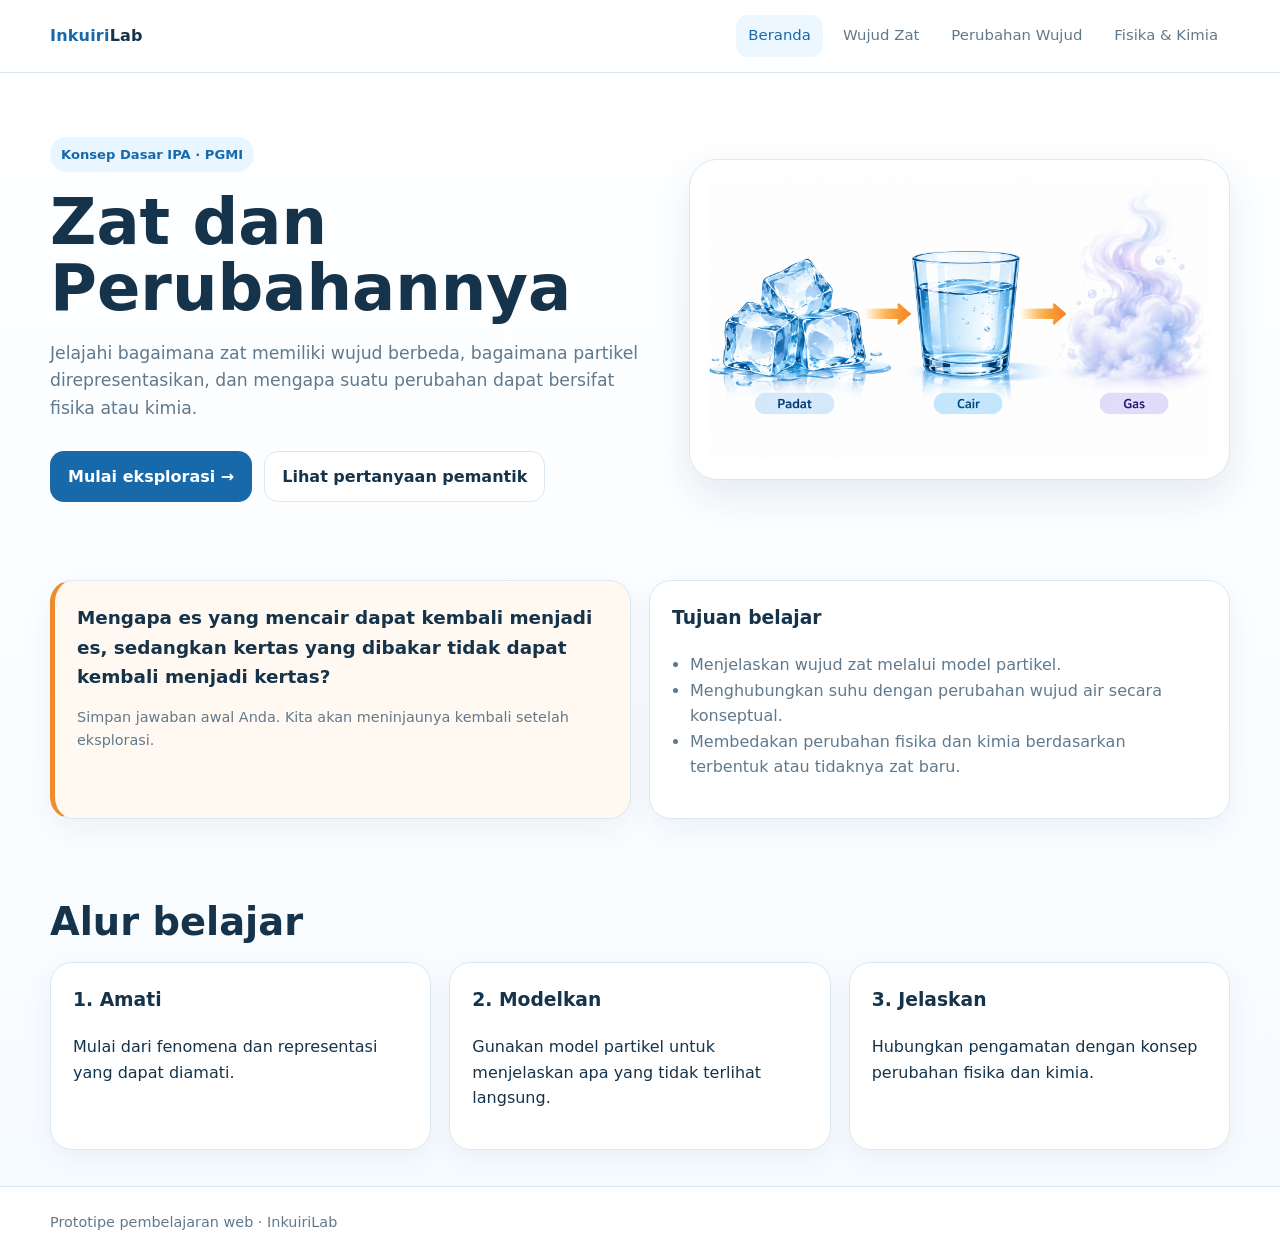
<file: index.html>
<!doctype html><html lang="id"><head><meta charset="utf-8"><meta name="viewport" content="width=device-width,initial-scale=1"><title>Zat dan Perubahannya | InkuiriLab</title><link rel="stylesheet" href="css/style.css"></head><body>
<header class="site-header"><div class="container nav"><a class="brand" href="index.html"><span>Inkuiri</span>Lab</a><nav class="nav-links"><a data-nav href="index.html">Beranda</a><a data-nav href="pages/wujud-zat.html">Wujud Zat</a><a data-nav href="pages/perubahan-wujud.html">Perubahan Wujud</a><a data-nav href="pages/fisika-kimia.html">Fisika & Kimia</a></nav></div></header>
<main><section class="hero"><div class="container hero-grid"><div><span class="eyebrow">Konsep Dasar IPA · PGMI</span><h1>Zat dan Perubahannya</h1><p>Jelajahi bagaimana zat memiliki wujud berbeda, bagaimana partikel direpresentasikan, dan mengapa suatu perubahan dapat bersifat fisika atau kimia.</p><div class="actions"><a class="btn btn-primary" href="pages/wujud-zat.html">Mulai eksplorasi →</a><a class="btn btn-secondary" href="#pemantik">Lihat pertanyaan pemantik</a></div></div><div class="hero-art"><img src="assets/illustrations/hero-wujud-air.png" alt="Ilustrasi air dalam wujud padat, cair, dan gas"></div></div></section>
<section class="section" id="pemantik"><div class="container grid-2"><article class="card callout"><div class="question">Mengapa es yang mencair dapat kembali menjadi es, sedangkan kertas yang dibakar tidak dapat kembali menjadi kertas?</div><p class="small">Simpan jawaban awal Anda. Kita akan meninjaunya kembali setelah eksplorasi.</p></article><article class="card"><h3>Tujuan belajar</h3><ul class="fact-list"><li>Menjelaskan wujud zat melalui model partikel.</li><li>Menghubungkan suhu dengan perubahan wujud air secara konseptual.</li><li>Membedakan perubahan fisika dan kimia berdasarkan terbentuk atau tidaknya zat baru.</li></ul></article></div></section>
<section class="section"><div class="container"><h2 class="section-title">Alur belajar</h2><div class="grid-3"><div class="card"><h3>1. Amati</h3><p>Mulai dari fenomena dan representasi yang dapat diamati.</p></div><div class="card"><h3>2. Modelkan</h3><p>Gunakan model partikel untuk menjelaskan apa yang tidak terlihat langsung.</p></div><div class="card"><h3>3. Jelaskan</h3><p>Hubungkan pengamatan dengan konsep perubahan fisika dan kimia.</p></div></div></div></section></main>
<footer class="site-footer"><div class="container">Prototipe pembelajaran web · InkuiriLab</div></footer><script src="js/navigation.js"></script></body></html>
</file>
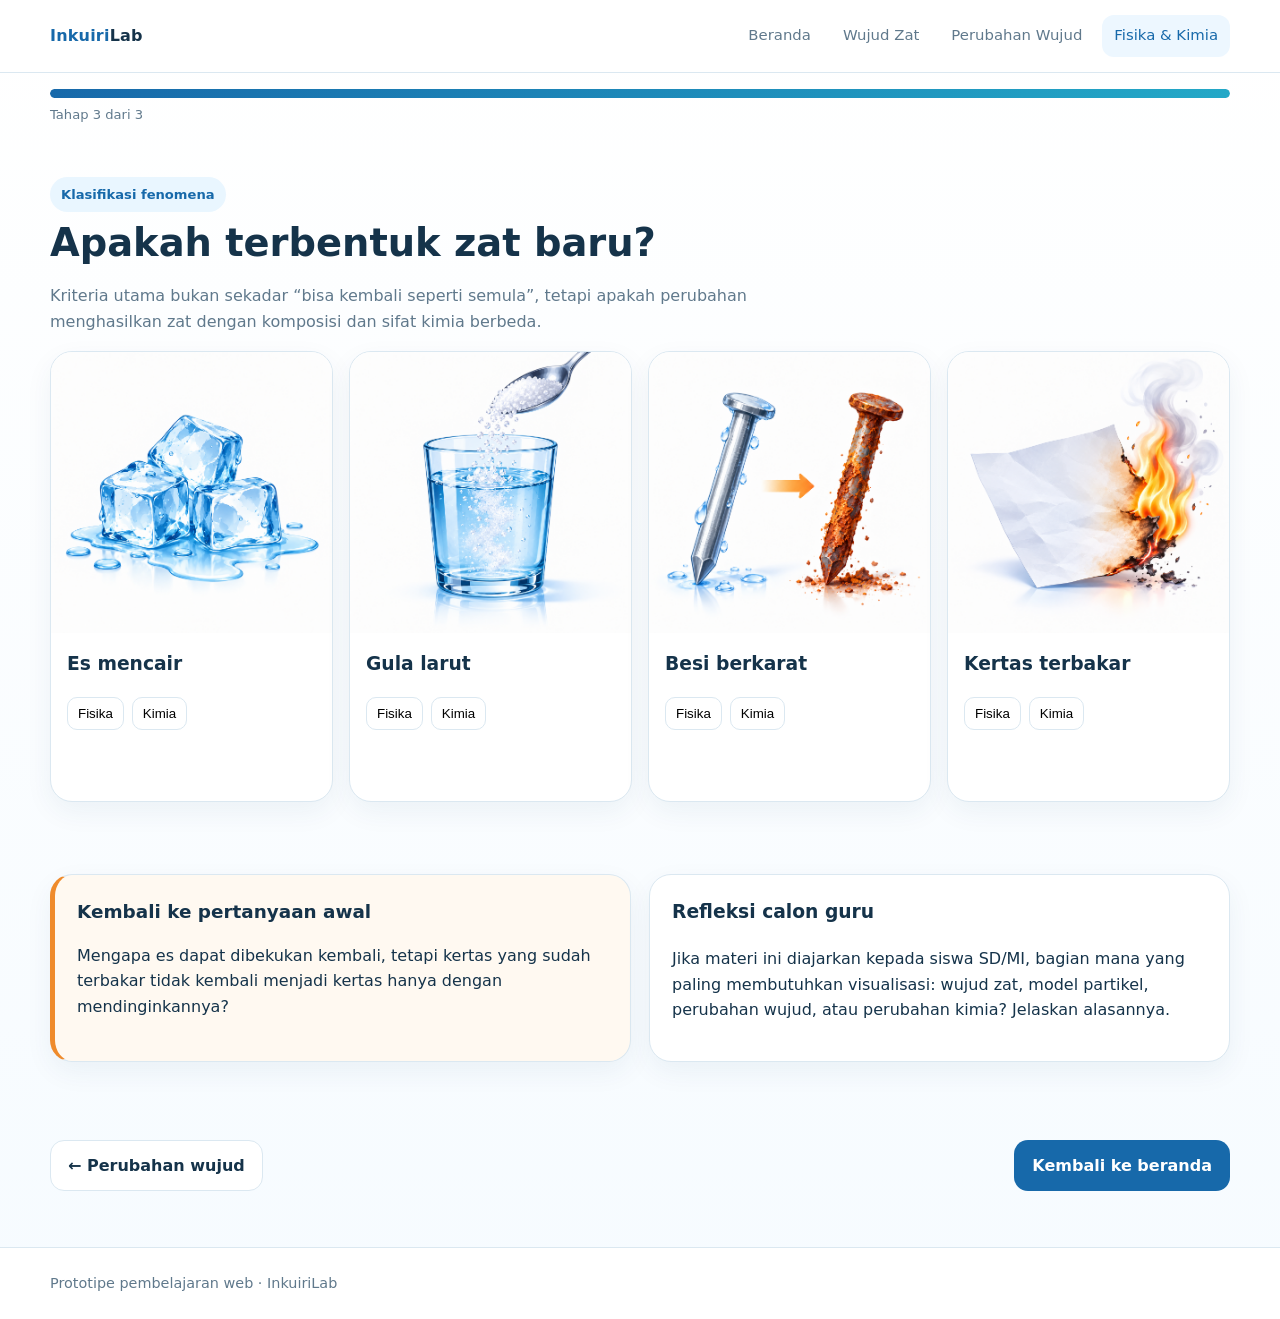
<file: pages/fisika-kimia.html>
<!doctype html><html lang="id"><head><meta charset="utf-8"><meta name="viewport" content="width=device-width,initial-scale=1"><title>Perubahan Fisika dan Kimia | InkuiriLab</title><link rel="stylesheet" href="../css/style.css"></head><body>
<header class="site-header"><div class="container nav"><a class="brand" href="../index.html"><span>Inkuiri</span>Lab</a><nav class="nav-links"><a href="../index.html">Beranda</a><a href="wujud-zat.html">Wujud Zat</a><a href="perubahan-wujud.html">Perubahan Wujud</a><a class="active" href="fisika-kimia.html">Fisika & Kimia</a></nav></div></header>
<main><div class="container progress-wrap"><div class="progress"><span style="width:100%"></span></div><div class="progress-label">Tahap 3 dari 3</div></div><section class="section"><div class="container"><span class="eyebrow">Klasifikasi fenomena</span><h1 class="section-title">Apakah terbentuk zat baru?</h1><p class="lead">Kriteria utama bukan sekadar “bisa kembali seperti semula”, tetapi apakah perubahan menghasilkan zat dengan komposisi dan sifat kimia berbeda.</p><div class="phenomena">
<article class="card phen-card" data-phenomenon data-answer="fisika" data-explain="Es mencair tetap merupakan H₂O; yang berubah adalah wujud dan susunan partikelnya."><img src="../assets/illustrations/es-mencair.png" alt="Es mencair"><div class="phen-content"><h3>Es mencair</h3><div class="choice-row"><button class="choice" data-choice="fisika">Fisika</button><button class="choice" data-choice="kimia">Kimia</button></div><div class="feedback"></div></div></article>
<article class="card phen-card" data-phenomenon data-answer="fisika" data-explain="Molekul gula terdispersi dalam air tanpa berubah menjadi zat baru."><img src="../assets/illustrations/gula-larut.png" alt="Gula dilarutkan ke dalam air"><div class="phen-content"><h3>Gula larut</h3><div class="choice-row"><button class="choice" data-choice="fisika">Fisika</button><button class="choice" data-choice="kimia">Kimia</button></div><div class="feedback"></div></div></article>
<article class="card phen-card" data-phenomenon data-answer="kimia" data-explain="Korosi menghasilkan senyawa oksida/hidroksida besi yang berbeda dari besi semula."><img src="../assets/illustrations/besi-berkarat.png" alt="Besi berkarat"><div class="phen-content"><h3>Besi berkarat</h3><div class="choice-row"><button class="choice" data-choice="fisika">Fisika</button><button class="choice" data-choice="kimia">Kimia</button></div><div class="feedback"></div></div></article>
<article class="card phen-card" data-phenomenon data-answer="kimia" data-explain="Pembakaran menghasilkan berbagai zat baru, termasuk gas dan residu padat."><img src="../assets/illustrations/kertas-terbakar.png" alt="Kertas terbakar"><div class="phen-content"><h3>Kertas terbakar</h3><div class="choice-row"><button class="choice" data-choice="fisika">Fisika</button><button class="choice" data-choice="kimia">Kimia</button></div><div class="feedback"></div></div></article>
</div></div></section><section class="section"><div class="container grid-2"><div class="card callout"><div class="question">Kembali ke pertanyaan awal</div><p>Mengapa es dapat dibekukan kembali, tetapi kertas yang sudah terbakar tidak kembali menjadi kertas hanya dengan mendinginkannya?</p></div><div class="card"><h3>Refleksi calon guru</h3><p>Jika materi ini diajarkan kepada siswa SD/MI, bagian mana yang paling membutuhkan visualisasi: wujud zat, model partikel, perubahan wujud, atau perubahan kimia? Jelaskan alasannya.</p></div></div></section></main>
<div class="container footer-nav"><a class="btn btn-secondary" href="perubahan-wujud.html">← Perubahan wujud</a><a class="btn btn-primary" href="../index.html">Kembali ke beranda</a></div><footer class="site-footer"><div class="container">Prototipe pembelajaran web · InkuiriLab</div></footer><script src="../js/quiz.js"></script></body></html>
</file>
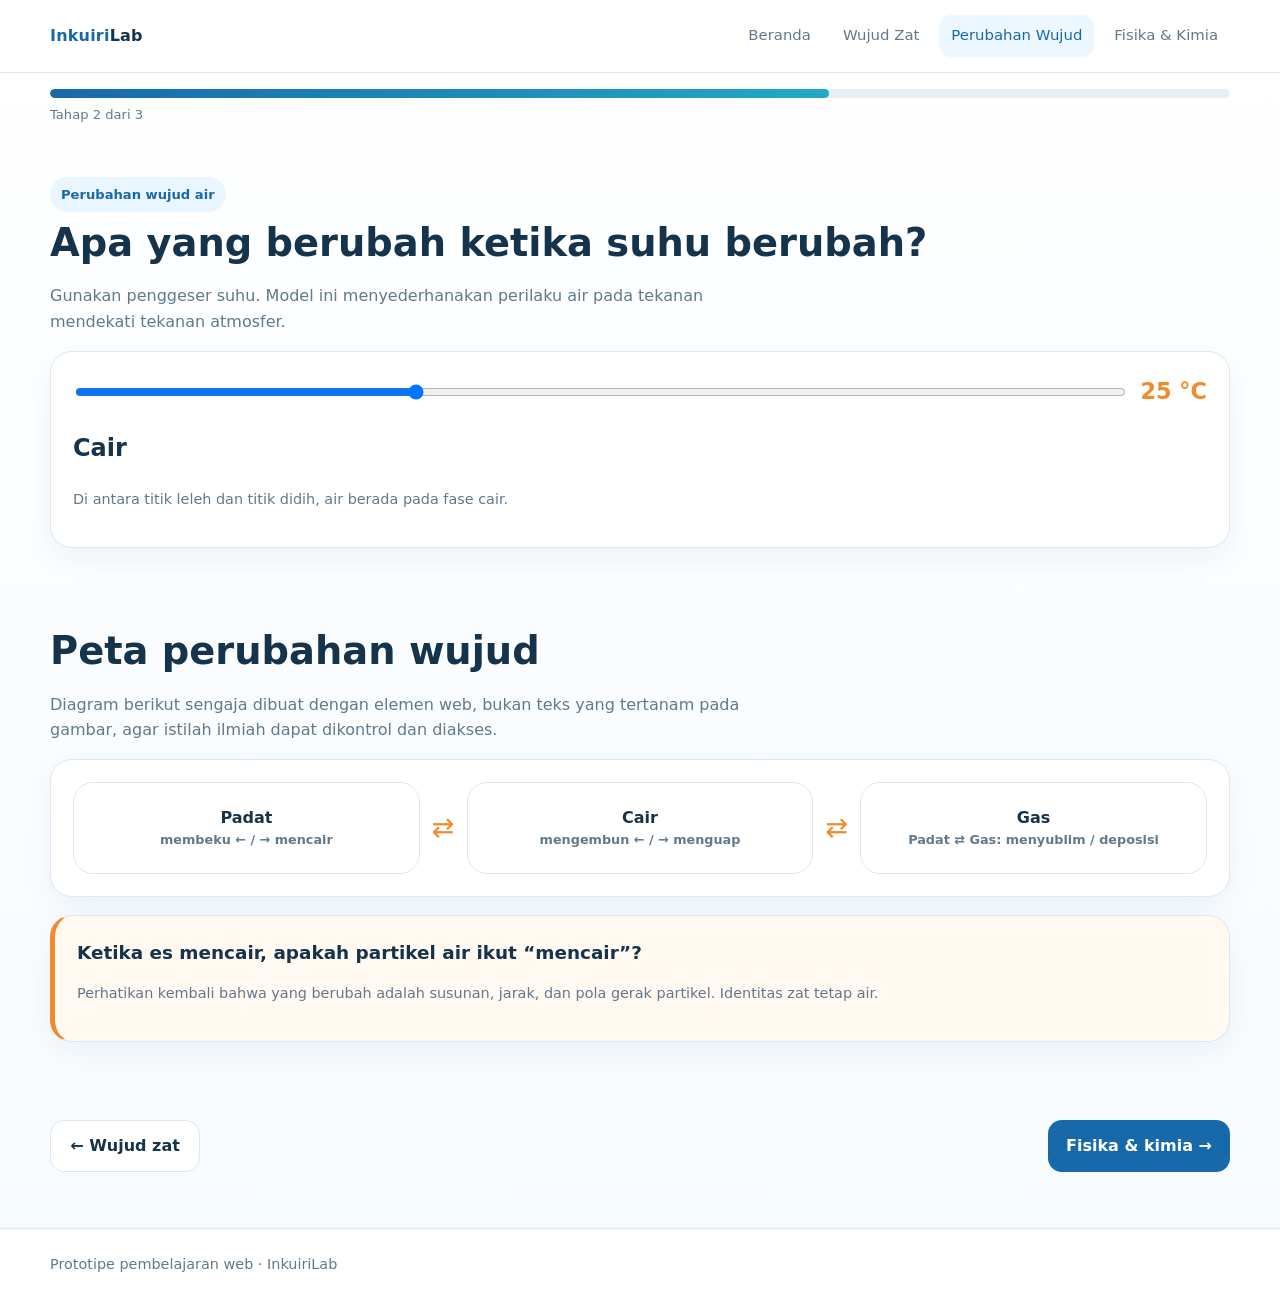
<file: pages/perubahan-wujud.html>
<!doctype html><html lang="id"><head><meta charset="utf-8"><meta name="viewport" content="width=device-width,initial-scale=1"><title>Perubahan Wujud | InkuiriLab</title><link rel="stylesheet" href="../css/style.css"></head><body>
<header class="site-header"><div class="container nav"><a class="brand" href="../index.html"><span>Inkuiri</span>Lab</a><nav class="nav-links"><a href="../index.html">Beranda</a><a href="wujud-zat.html">Wujud Zat</a><a class="active" href="perubahan-wujud.html">Perubahan Wujud</a><a href="fisika-kimia.html">Fisika & Kimia</a></nav></div></header>
<main><div class="container progress-wrap"><div class="progress"><span style="width:66%"></span></div><div class="progress-label">Tahap 2 dari 3</div></div><section class="section"><div class="container"><span class="eyebrow">Perubahan wujud air</span><h1 class="section-title">Apa yang berubah ketika suhu berubah?</h1><p class="lead">Gunakan penggeser suhu. Model ini menyederhanakan perilaku air pada tekanan mendekati tekanan atmosfer.</p><div class="card"><div class="temp-box"><input id="tempSlider" type="range" min="-20" max="120" value="25"><div id="tempValue" class="temp-value">25 °C</div></div><h2 id="tempState">Cair</h2><p id="tempNote" class="small"></p></div></div></section>
<section class="section"><div class="container"><h2 class="section-title">Peta perubahan wujud</h2><p class="lead">Diagram berikut sengaja dibuat dengan elemen web, bukan teks yang tertanam pada gambar, agar istilah ilmiah dapat dikontrol dan diakses.</p><div class="card phase-diagram"><div class="phase-node">Padat<div class="phase-note">membeku ← / → mencair</div></div><div class="phase-arrow">⇄</div><div class="phase-node">Cair<div class="phase-note">mengembun ← / → menguap</div></div><div class="phase-arrow">⇄</div><div class="phase-node">Gas<div class="phase-note">Padat ⇄ Gas: menyublim / deposisi</div></div></div><div class="card callout" style="margin-top:18px"><div class="question">Ketika es mencair, apakah partikel air ikut “mencair”?</div><p class="small">Perhatikan kembali bahwa yang berubah adalah susunan, jarak, dan pola gerak partikel. Identitas zat tetap air.</p></div></div></section></main>
<div class="container footer-nav"><a class="btn btn-secondary" href="wujud-zat.html">← Wujud zat</a><a class="btn btn-primary" href="fisika-kimia.html">Fisika & kimia →</a></div><footer class="site-footer"><div class="container">Prototipe pembelajaran web · InkuiriLab</div></footer><script src="../js/phase-change.js"></script></body></html>
</file>
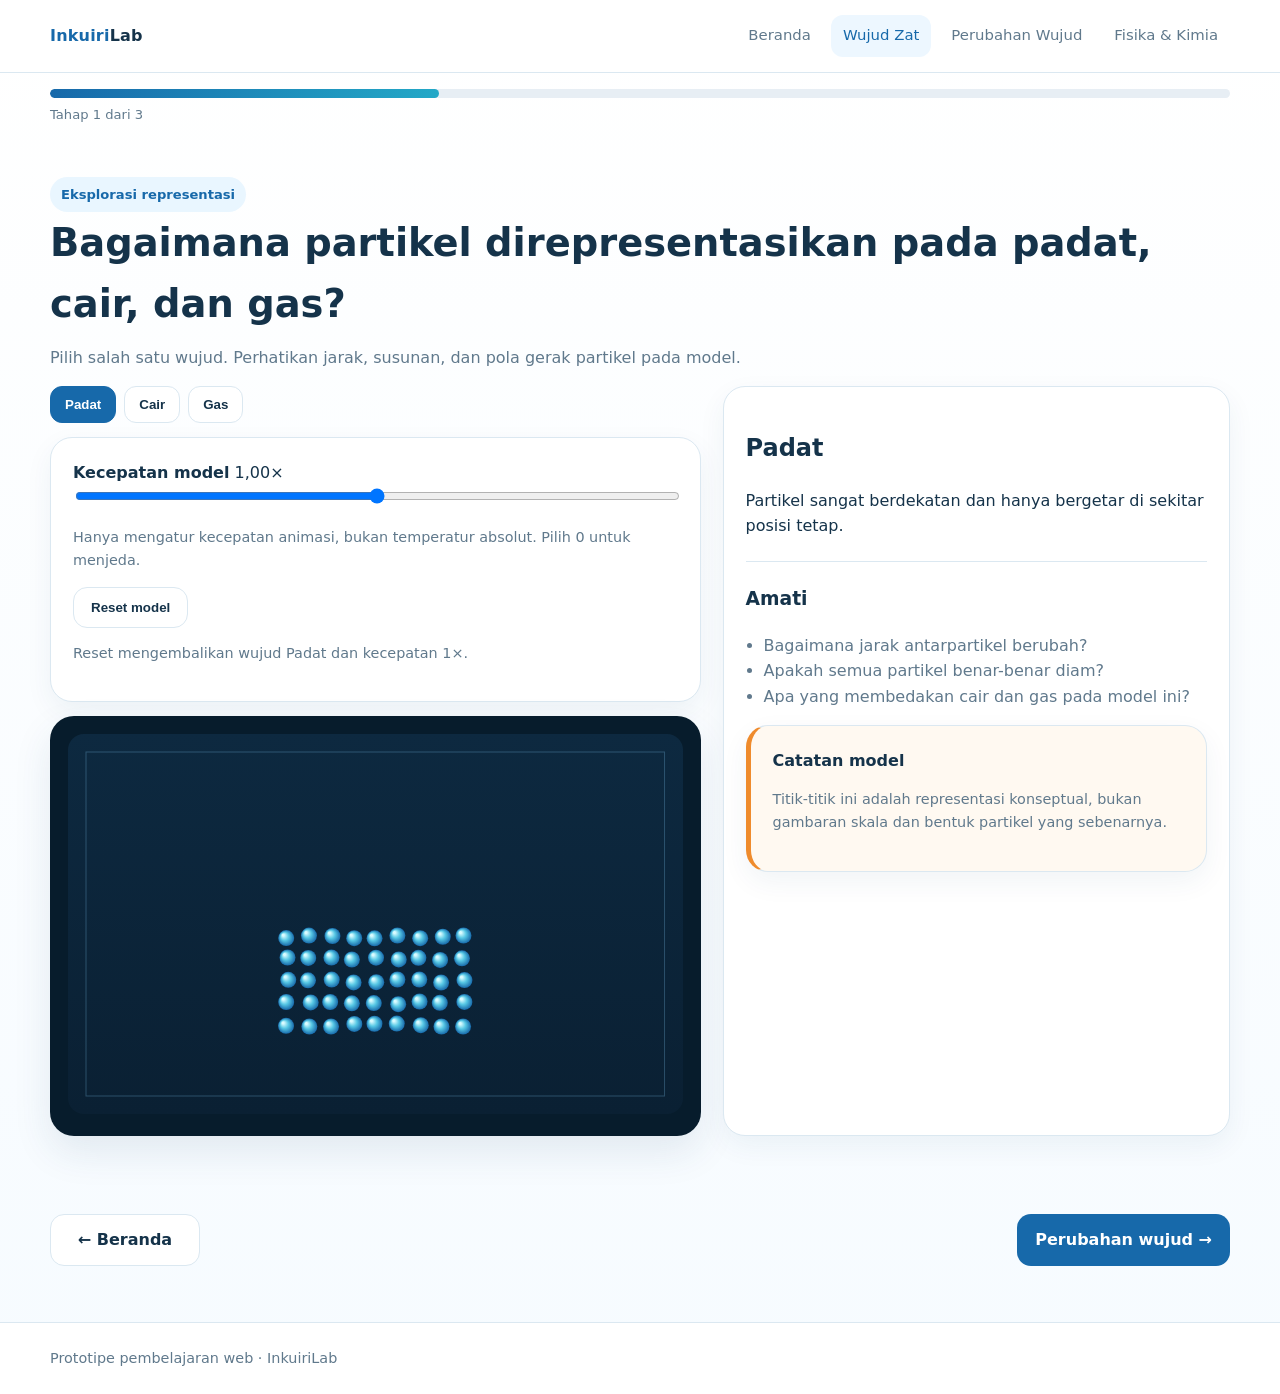
<file: pages/wujud-zat.html>
<!doctype html><html lang="id"><head><meta charset="utf-8"><meta name="viewport" content="width=device-width,initial-scale=1"><title>Wujud Zat | InkuiriLab</title><link rel="stylesheet" href="../css/style.css"></head><body>
<header class="site-header"><div class="container nav"><a class="brand" href="../index.html"><span>Inkuiri</span>Lab</a><nav class="nav-links"><a href="../index.html">Beranda</a><a class="active" href="wujud-zat.html">Wujud Zat</a><a href="perubahan-wujud.html">Perubahan Wujud</a><a href="fisika-kimia.html">Fisika & Kimia</a></nav></div></header>
<main><div class="container progress-wrap"><div class="progress"><span style="width:33%"></span></div><div class="progress-label">Tahap 1 dari 3</div></div><section class="section"><div class="container"><span class="eyebrow">Eksplorasi representasi</span><h1 class="section-title">Bagaimana partikel direpresentasikan pada padat, cair, dan gas?</h1><p class="lead">Pilih salah satu wujud. Perhatikan jarak, susunan, dan pola gerak partikel pada model.</p><div class="sim-grid"><div><div class="state-tabs" role="group" aria-label="Pilih wujud zat"><button type="button" class="active" data-state="solid" aria-pressed="true" aria-controls="particleCanvas">Padat</button><button type="button" data-state="liquid" aria-pressed="false" aria-controls="particleCanvas">Cair</button><button type="button" data-state="gas" aria-pressed="false" aria-controls="particleCanvas">Gas</button></div><div class="card" style="margin-bottom:14px"><label for="modelSpeed"><strong>Kecepatan model</strong></label> <output id="speedValue" for="modelSpeed">1,00×</output><input id="modelSpeed" type="range" min="0" max="2" step="0.25" value="1" aria-describedby="speedHelp"><p id="speedHelp" class="small">Hanya mengatur kecepatan animasi, bukan temperatur absolut. Pilih 0 untuk menjeda.</p><button id="resetModel" type="button" class="btn btn-secondary">Reset model</button><p class="small">Reset mengembalikan wujud Padat dan kecepatan 1×.</p></div><div class="sim-panel"><canvas id="particleCanvas" role="img" aria-label="Simulasi model partikel" aria-describedby="stateDesc">Model konseptual: padat bergetar di posisi tetap; cair bergerak berdekatan; gas bergerak bebas mengisi ruang.</canvas></div></div><aside class="card"><h2 id="stateTitle">Padat</h2><p id="stateDesc" aria-live="polite">Partikel sangat berdekatan dan hanya bergetar di sekitar posisi tetap.</p><hr style="border:none;border-top:1px solid var(--line);margin:22px 0"><h3>Amati</h3><ul class="fact-list"><li>Bagaimana jarak antarpartikel berubah?</li><li>Apakah semua partikel benar-benar diam?</li><li>Apa yang membedakan cair dan gas pada model ini?</li></ul><div class="callout card" style="margin-top:16px"><strong>Catatan model</strong><p class="small">Titik-titik ini adalah representasi konseptual, bukan gambaran skala dan bentuk partikel yang sebenarnya.</p></div></aside></div></div></section></main>
<div class="container footer-nav"><a class="btn btn-secondary" href="../index.html">← Beranda</a><a class="btn btn-primary" href="perubahan-wujud.html">Perubahan wujud →</a></div><footer class="site-footer"><div class="container">Prototipe pembelajaran web · InkuiriLab</div></footer><script src="../js/particles.js"></script></body></html>
</file>
<file: css/style.css>
:root{
  --bg:#f6fbff;--surface:#ffffff;--text:#15334a;--muted:#60798c;--line:#dbe8f1;
  --blue:#1769aa;--cyan:#23a8c7;--purple:#7357c7;--orange:#ef8b2c;--green:#278a63;
  --shadow:0 16px 38px rgba(25,72,105,.10);--radius:22px;--max:1180px
}
*{box-sizing:border-box}html{scroll-behavior:smooth}body{margin:0;font-family:Inter,ui-sans-serif,system-ui,-apple-system,Segoe UI,Roboto,Arial,sans-serif;color:var(--text);background:linear-gradient(180deg,#fff 0,var(--bg) 100%);line-height:1.6}
a{color:inherit;text-decoration:none}img{max-width:100%;display:block}.container{width:min(calc(100% - 32px),var(--max));margin:auto}
.site-header{position:sticky;top:0;z-index:10;background:rgba(255,255,255,.92);backdrop-filter:blur(12px);border-bottom:1px solid var(--line)}
.nav{min-height:72px;display:flex;align-items:center;justify-content:space-between;gap:20px}.brand{font-weight:800;letter-spacing:.2px}.brand span{color:var(--blue)}
.nav-links{display:flex;gap:8px;flex-wrap:wrap}.nav-links a{padding:9px 12px;border-radius:12px;color:var(--muted);font-size:.93rem}.nav-links a:hover,.nav-links a.active{background:#edf7ff;color:var(--blue)}
.hero{padding:64px 0 42px}.hero-grid{display:grid;grid-template-columns:1.05fr .95fr;align-items:center;gap:42px}.eyebrow{display:inline-block;padding:7px 11px;border-radius:999px;background:#e9f6ff;color:var(--blue);font-weight:700;font-size:.82rem}.hero h1{font-size:clamp(2.2rem,5vw,4.3rem);line-height:1.03;margin:18px 0}.hero p{font-size:1.08rem;color:var(--muted);max-width:62ch}.hero-art{background:var(--surface);padding:18px;border:1px solid var(--line);border-radius:28px;box-shadow:var(--shadow)}
.actions{display:flex;gap:12px;flex-wrap:wrap;margin-top:28px}.btn{display:inline-flex;align-items:center;justify-content:center;gap:8px;padding:12px 17px;border-radius:14px;border:1px solid transparent;font-weight:750;cursor:pointer}.btn-primary{background:var(--blue);color:white}.btn-secondary{background:white;border-color:var(--line);color:var(--text)}
.section{padding:36px 0}.section-title{font-size:clamp(1.65rem,3vw,2.5rem);margin:0 0 10px}.lead{color:var(--muted);max-width:72ch;margin-top:0}.grid-3{display:grid;grid-template-columns:repeat(3,1fr);gap:18px}.grid-2{display:grid;grid-template-columns:repeat(2,1fr);gap:18px}.card{background:var(--surface);border:1px solid var(--line);border-radius:var(--radius);padding:22px;box-shadow:0 10px 28px rgba(25,72,105,.06)}.card h3{margin-top:0}.callout{border-left:5px solid var(--orange);background:#fff9f1}.question{font-size:1.15rem;font-weight:750}
.progress-wrap{padding:16px 0}.progress{height:9px;background:#e7eef4;border-radius:99px;overflow:hidden}.progress>span{display:block;height:100%;background:linear-gradient(90deg,var(--blue),var(--cyan));border-radius:inherit}.progress-label{font-size:.82rem;color:var(--muted);margin-top:6px}
.sim-grid{display:grid;grid-template-columns:1fr .78fr;gap:22px}.sim-panel{background:#071c2c;border-radius:24px;padding:18px;min-height:420px;box-shadow:var(--shadow)}canvas{width:100%;height:380px;display:block;border-radius:16px;background:linear-gradient(#0d2940,#0a2033)}
.state-tabs{display:flex;gap:8px;flex-wrap:wrap;margin-bottom:14px}.state-tabs button{border:1px solid var(--line);background:white;padding:10px 14px;border-radius:12px;cursor:pointer;font-weight:750;color:var(--text)}.state-tabs button.active{background:var(--blue);color:white;border-color:var(--blue)}.fact-list{padding-left:18px;color:var(--muted)}
.phase-diagram{display:grid;grid-template-columns:1fr auto 1fr auto 1fr;align-items:center;gap:12px;text-align:center}.phase-node{padding:22px 12px;border-radius:20px;background:white;border:1px solid var(--line);font-weight:800}.phase-arrow{font-size:1.7rem;color:var(--orange)}.phase-note{font-size:.8rem;color:var(--muted);font-weight:600}
.temp-box{display:grid;grid-template-columns:1fr auto;gap:16px;align-items:center}.temp-value{font-size:1.4rem;font-weight:800;color:var(--orange)}input[type=range]{width:100%}.small{font-size:.9rem;color:var(--muted)}
.phenomena{display:grid;grid-template-columns:repeat(4,1fr);gap:16px}.phen-card{overflow:hidden;padding:0}.phen-card img{aspect-ratio:1/1;object-fit:cover}.phen-content{padding:16px}.choice-row{display:flex;gap:8px;flex-wrap:wrap}.choice{padding:8px 10px;border:1px solid var(--line);border-radius:10px;background:white;cursor:pointer}.feedback{margin-top:10px;min-height:45px;font-size:.9rem;color:var(--muted)}
.footer-nav{display:flex;justify-content:space-between;gap:12px;padding:42px 0 56px}.footer-nav .btn{min-width:150px}.site-footer{border-top:1px solid var(--line);padding:24px 0;color:var(--muted);font-size:.9rem;background:white}
@media(max-width:900px){.hero-grid,.sim-grid,.grid-3,.grid-2{grid-template-columns:1fr}.phenomena{grid-template-columns:repeat(2,1fr)}.phase-diagram{grid-template-columns:1fr}.phase-arrow{transform:rotate(90deg)}.nav{align-items:flex-start;padding:14px 0}.nav-links{justify-content:flex-end}.hero{padding-top:36px}}
@media(max-width:560px){.phenomena{grid-template-columns:1fr}.nav-links{display:none}.container{width:min(calc(100% - 20px),var(--max))}.card{padding:17px}.footer-nav{flex-direction:column}.footer-nav .btn{width:100%}}
</file>
